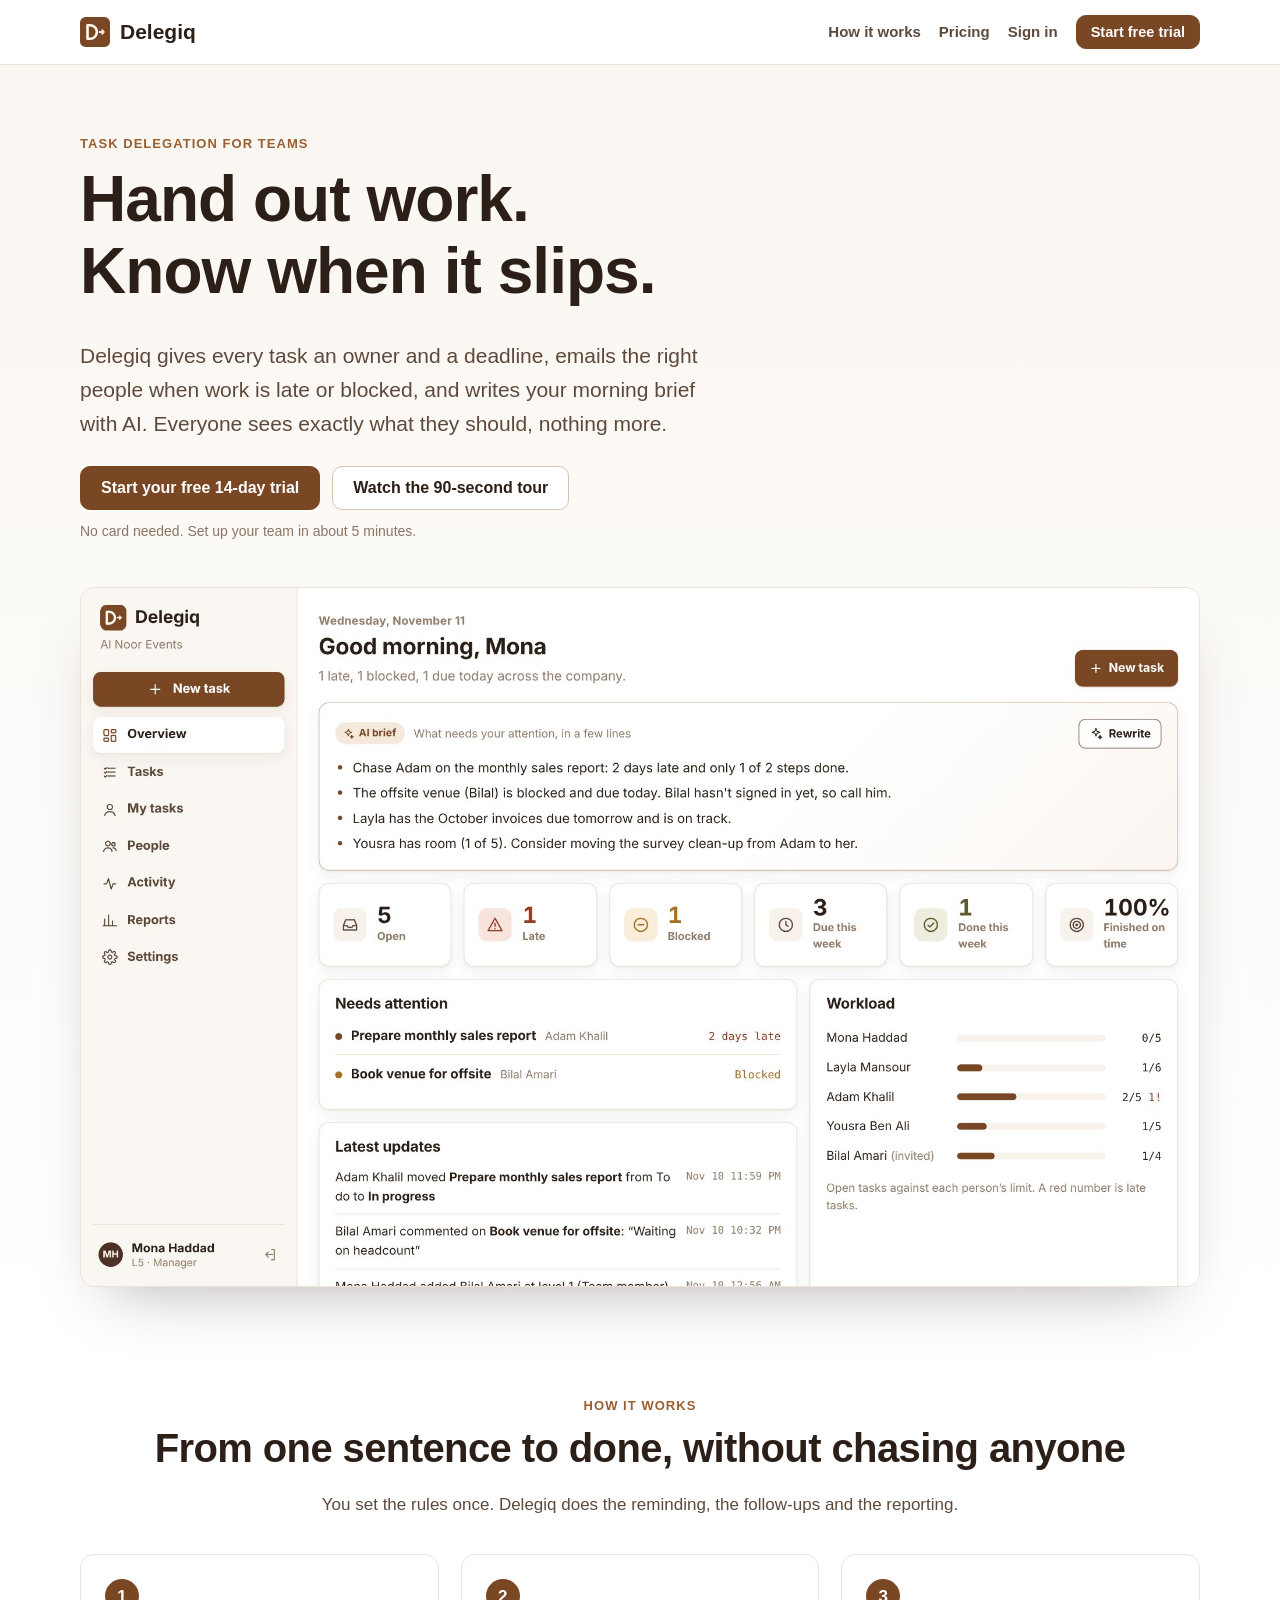
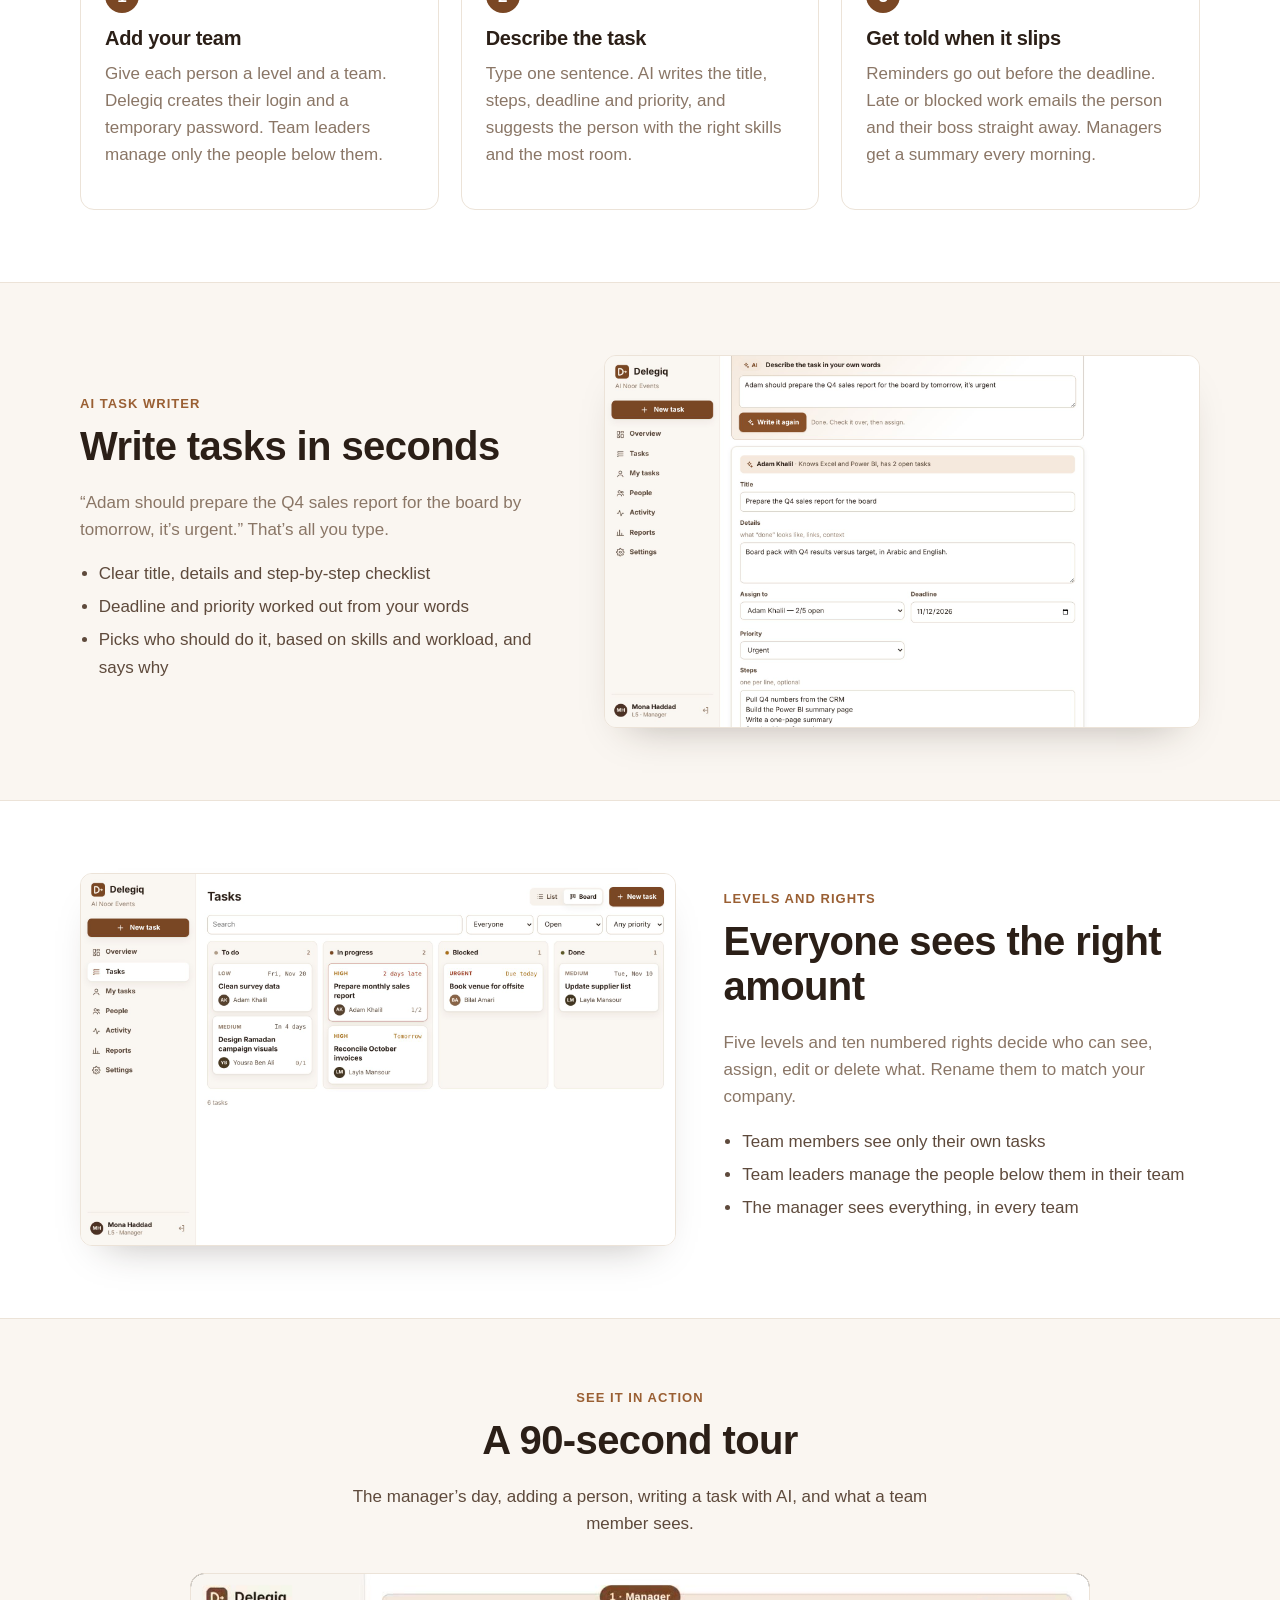
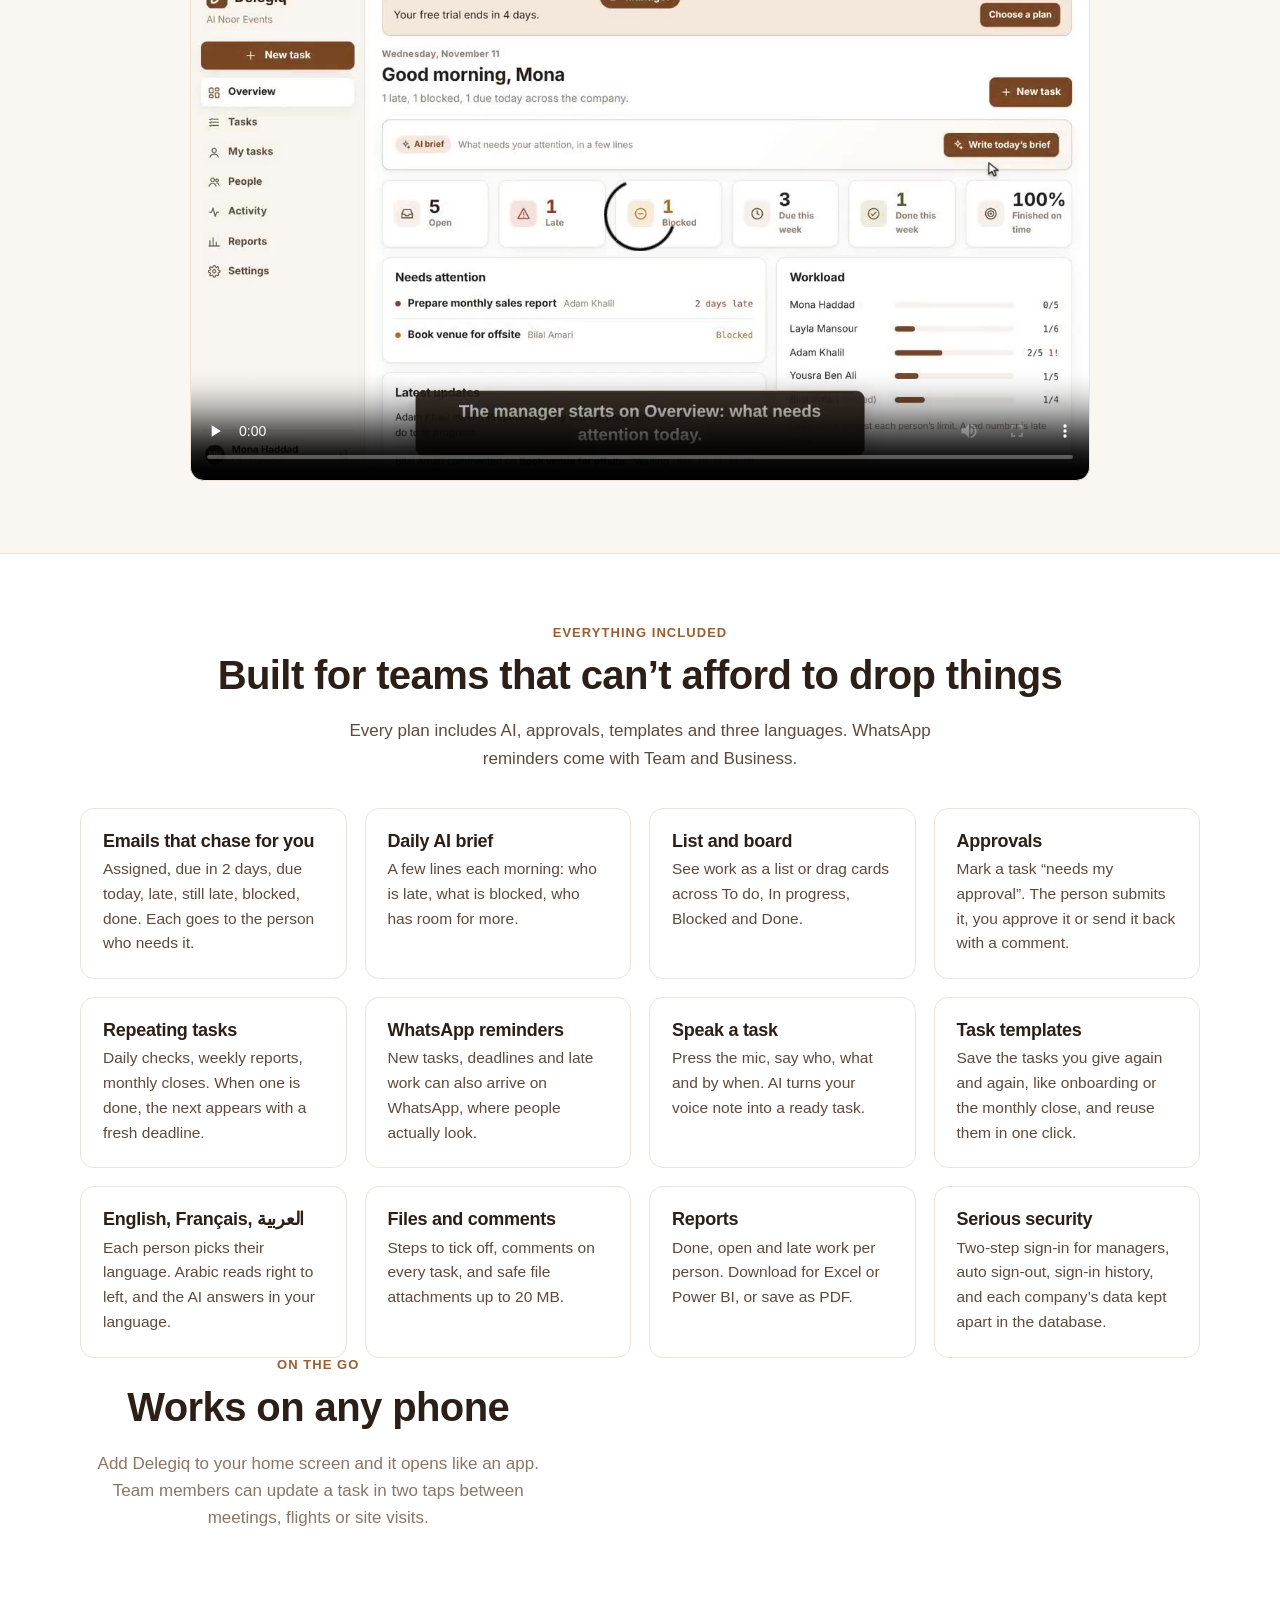
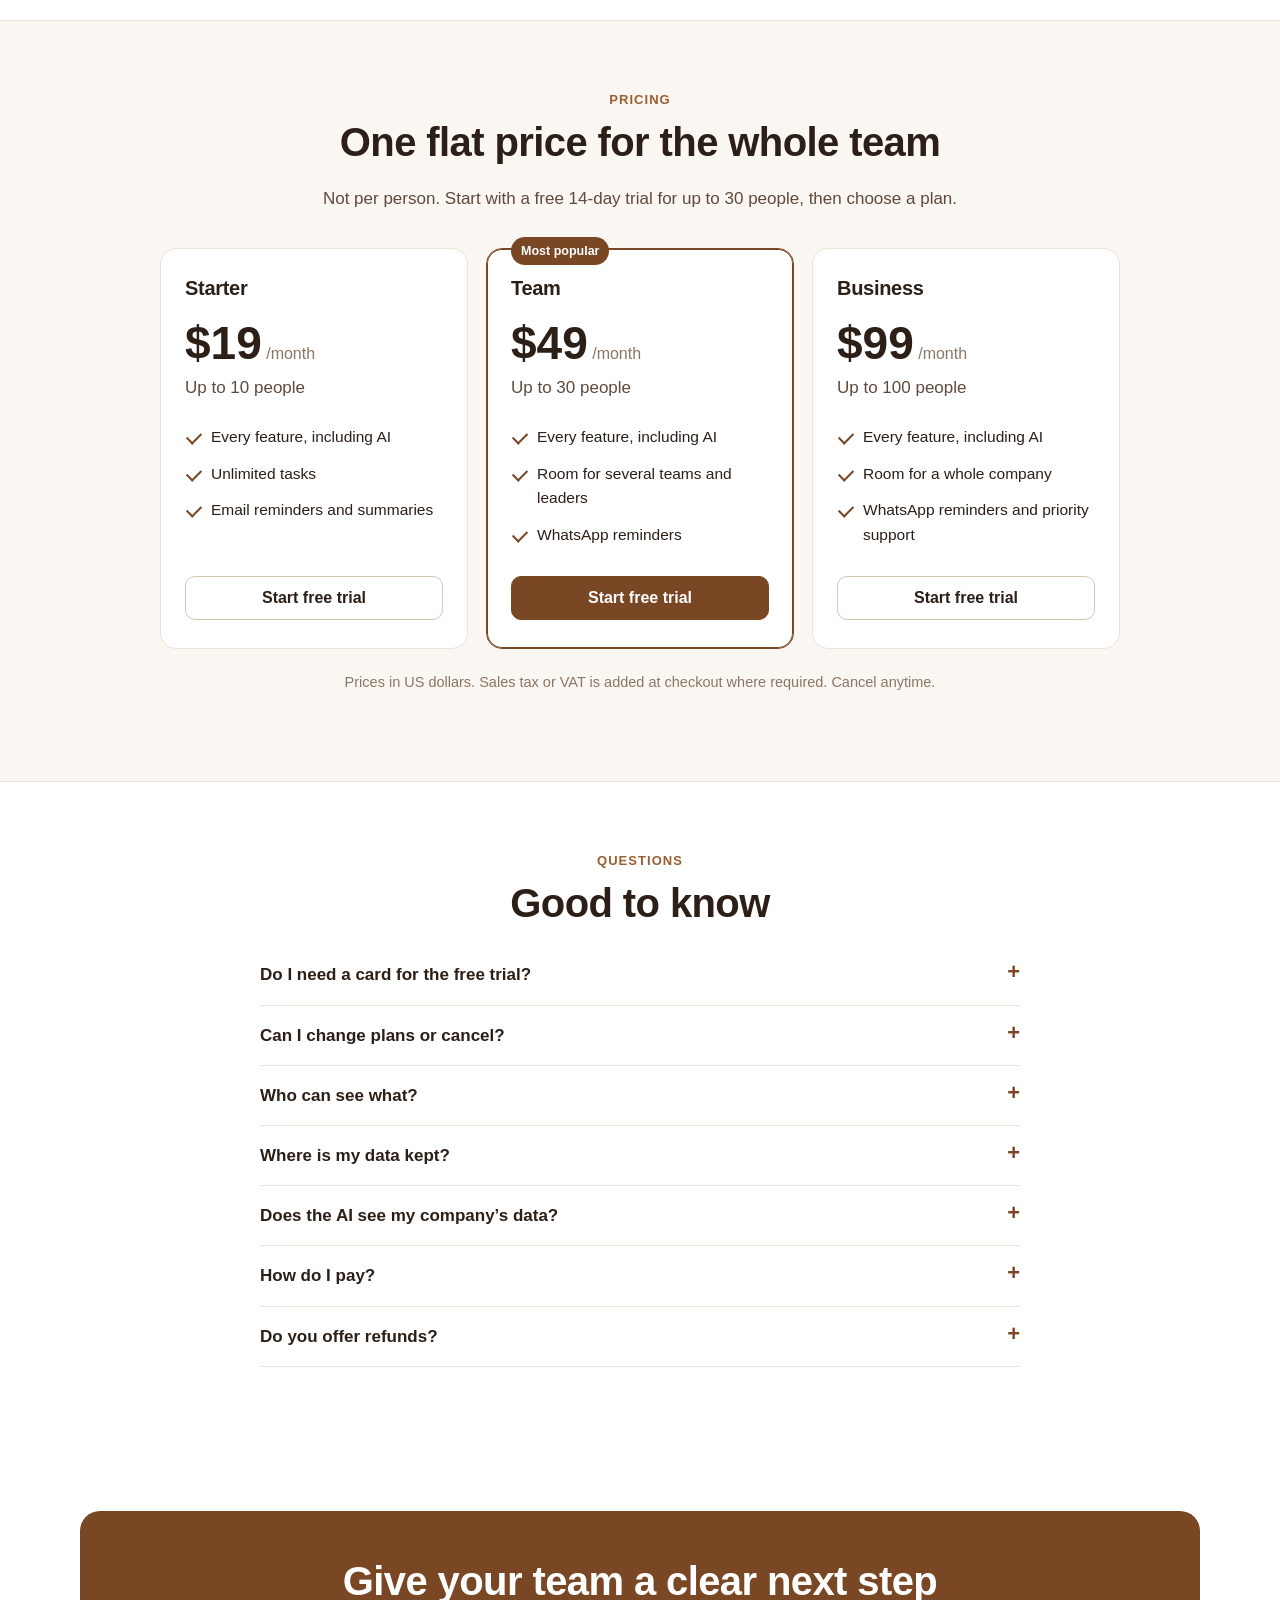
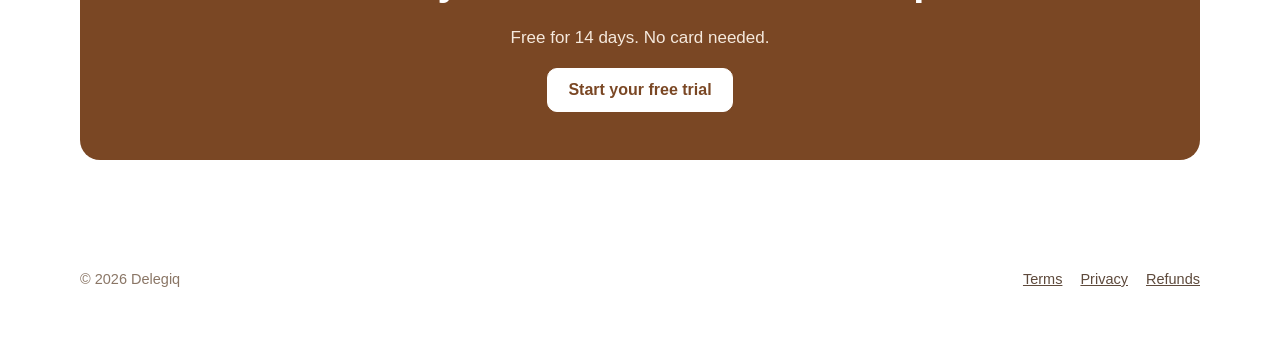
<file: docs/index.html>
<!doctype html>
<html lang="en">
<head>
  <meta charset="utf-8">
  <meta name="viewport" content="width=device-width, initial-scale=1">
  <title>Delegiq · Hand out work, know when it slips</title>
  <meta name="description" content="Delegiq gives every task an owner and a deadline, emails the right people when work is late or blocked, and writes your daily brief with AI. Flat price per team. 14-day free trial.">
  <meta name="theme-color" content="#FAF6F1">
  <meta property="og:title" content="Delegiq · Hand out work, know when it slips">
  <meta property="og:description" content="Delegate tasks, track deadlines, and get told when something slips. Flat price per team, 14-day free trial.">
  <meta property="og:image" content="media/overview.jpg">
  <meta http-equiv="Content-Security-Policy" content="default-src 'self'; style-src 'self' https://fonts.googleapis.com; font-src https://fonts.gstatic.com; img-src 'self' data:; media-src 'self'; script-src 'self'; object-src 'none'; base-uri 'self'">
  <link rel="icon" href="icon.svg" type="image/svg+xml">
  <link rel="preconnect" href="https://fonts.googleapis.com">
  <link rel="preconnect" href="https://fonts.gstatic.com" crossorigin>
  <link rel="stylesheet" href="https://fonts.googleapis.com/css2?family=Familjen+Grotesk:wght@600;700&family=Atkinson+Hyperlegible:wght@400;700&display=swap">
  <link rel="stylesheet" href="site.css">
  <script src="site.js"></script>
</head>
<body>
  <header class="nav"><div class="wrap">
    <a class="brand" href="./"><img src="icon.svg" alt="">Delegiq</a>
    <a class="link hide-s" href="#how">How it works</a>
    <a class="link hide-s" href="#pricing">Pricing</a>
    <a class="link" href="app/">Sign in</a>
    <a class="btn primary small" href="app/#/signup">Start free trial</a>
  </div></header>

  <main>
    <div class="hero"><div class="wrap">
      <p class="eyebrow">Task delegation for teams</p>
      <h1>Hand out work.<br>Know when it slips.</h1>
      <p class="lead">Delegiq gives every task an owner and a deadline, emails the right people when work is late or blocked, and writes your morning brief with AI. Everyone sees exactly what they should, nothing more.</p>
      <div class="ctas"><a class="btn primary" href="app/#/signup">Start your free 14-day trial</a><a class="btn" href="#demo">Watch the 90-second tour</a></div>
      <p class="note">No card needed. Set up your team in about 5 minutes.</p>
      <div class="shot"><img src="media/overview.jpg" alt="The Delegiq overview: an AI brief of the day, late and blocked tasks, and each person's workload" width="1920" height="1200"></div>
    </div></div>

    <section id="how"><div class="wrap center">
      <p class="eyebrow">How it works</p>
      <h2>From one sentence to done, without chasing anyone</h2>
      <p class="sub">You set the rules once. Delegiq does the reminding, the follow-ups and the reporting.</p>
      <div class="steps" style="text-align:left">
        <div class="step"><h3>Add your team</h3><p class="muted" style="margin:0">Give each person a level and a team. Delegiq creates their login and a temporary password. Team leaders manage only the people below them.</p></div>
        <div class="step"><h3>Describe the task</h3><p class="muted" style="margin:0">Type one sentence. AI writes the title, steps, deadline and priority, and suggests the person with the right skills and the most room.</p></div>
        <div class="step"><h3>Get told when it slips</h3><p class="muted" style="margin:0">Reminders go out before the deadline. Late or blocked work emails the person and their boss straight away. Managers get a summary every morning.</p></div>
      </div>
    </div></section>

    <section class="alt"><div class="wrap">
      <div class="split">
        <div class="txt">
          <p class="eyebrow">AI task writer</p>
          <h2>Write tasks in seconds</h2>
          <p class="muted">“Adam should prepare the Q4 sales report for the board by tomorrow, it’s urgent.” That’s all you type.</p>
          <ul><li>Clear title, details and step-by-step checklist</li><li>Deadline and priority worked out from your words</li><li>Picks who should do it, based on skills and workload, and says why</li></ul>
        </div>
        <div class="img"><img src="media/ai-task.jpg" alt="A task written by AI from one sentence, assigned to Adam with steps and a deadline" loading="lazy"></div>
      </div>
    </div></section>

    <section><div class="wrap">
      <div class="split rev">
        <div class="txt">
          <p class="eyebrow">Levels and rights</p>
          <h2>Everyone sees the right amount</h2>
          <p class="muted">Five levels and ten numbered rights decide who can see, assign, edit or delete what. Rename them to match your company.</p>
          <ul><li>Team members see only their own tasks</li><li>Team leaders manage the people below them in their team</li><li>The manager sees everything, in every team</li></ul>
        </div>
        <div class="img"><img src="media/board.jpg" alt="The task board with To do, In progress, Blocked and Done columns" loading="lazy"></div>
      </div>
    </div></section>

    <section class="alt" id="demo"><div class="wrap center">
      <p class="eyebrow">See it in action</p>
      <h2>A 90-second tour</h2>
      <p class="sub">The manager’s day, adding a person, writing a task with AI, and what a team member sees.</p>
      <div class="video"><video src="media/delegiq-demo.mp4" poster="media/demo-poster.jpg" controls preload="none" playsinline width="1280" height="720"></video></div>
    </div></section>

    <section><div class="wrap center">
      <p class="eyebrow">Everything included</p>
      <h2>Built for teams that can’t afford to drop things</h2>
      <p class="sub">Every plan includes AI, approvals, templates and three languages. WhatsApp reminders come with Team and Business.</p>
      <div class="feats" style="text-align:left">
        <div class="feat"><h3>Emails that chase for you</h3><p>Assigned, due in 2 days, due today, late, still late, blocked, done. Each goes to the person who needs it.</p></div>
        <div class="feat"><h3>Daily AI brief</h3><p>A few lines each morning: who is late, what is blocked, who has room for more.</p></div>
        <div class="feat"><h3>List and board</h3><p>See work as a list or drag cards across To do, In progress, Blocked and Done.</p></div>
        <div class="feat"><h3>Approvals</h3><p>Mark a task “needs my approval”. The person submits it, you approve it or send it back with a comment.</p></div>
        <div class="feat"><h3>Repeating tasks</h3><p>Daily checks, weekly reports, monthly closes. When one is done, the next appears with a fresh deadline.</p></div>
        <div class="feat"><h3>WhatsApp reminders</h3><p>New tasks, deadlines and late work can also arrive on WhatsApp, where people actually look.</p></div>
        <div class="feat"><h3>Speak a task</h3><p>Press the mic, say who, what and by when. AI turns your voice note into a ready task.</p></div>
        <div class="feat"><h3>Task templates</h3><p>Save the tasks you give again and again, like onboarding or the monthly close, and reuse them in one click.</p></div>
        <div class="feat"><h3>English, Français, العربية</h3><p>Each person picks their language. Arabic reads right to left, and the AI answers in your language.</p></div>
        <div class="feat"><h3>Files and comments</h3><p>Steps to tick off, comments on every task, and safe file attachments up to 20 MB.</p></div>
        <div class="feat"><h3>Reports</h3><p>Done, open and late work per person. Download for Excel or Power BI, or save as PDF.</p></div>
        <div class="feat"><h3>Serious security</h3><p>Two-step sign-in for managers, auto sign-out, sign-in history, and each company’s data kept apart in the database.</p></div>
      </div>
      <div class="split" style="margin-top:72px;text-align:left">
        <div class="txt"><p class="eyebrow">On the go</p><h2>Works on any phone</h2><p class="muted">Add Delegiq to your home screen and it opens like an app. Team members can update a task in two taps between meetings, flights or site visits.</p></div>
        <div style="display:flex;justify-content:center"><img src="media/phone.jpg" alt="A team member's tasks on a phone" loading="lazy" style="width:280px;height:auto;border-radius:24px;border:1px solid var(--line);box-shadow:0 20px 40px -24px rgba(43,31,23,.35)"></div>
      </div>
    </div></section>

    <section class="alt" id="pricing"><div class="wrap center">
      <p class="eyebrow">Pricing</p>
      <h2>One flat price for the whole team</h2>
      <p class="sub">Not per person. Start with a free 14-day trial for up to 30 people, then choose a plan.</p>
      <div class="prices" style="text-align:left">
        <div class="price"><h3>Starter</h3><div class="amt">$19<span> /month</span></div><p class="who">Up to 10 people</p>
          <ul><li>Every feature, including AI</li><li>Unlimited tasks</li><li>Email reminders and summaries</li></ul>
          <a class="btn" href="app/#/signup">Start free trial</a></div>
        <div class="price pop"><span class="tag">Most popular</span><h3>Team</h3><div class="amt">$49<span> /month</span></div><p class="who">Up to 30 people</p>
          <ul><li>Every feature, including AI</li><li>Room for several teams and leaders</li><li>WhatsApp reminders</li></ul>
          <a class="btn primary" href="app/#/signup">Start free trial</a></div>
        <div class="price"><h3>Business</h3><div class="amt">$99<span> /month</span></div><p class="who">Up to 100 people</p>
          <ul><li>Every feature, including AI</li><li>Room for a whole company</li><li>WhatsApp reminders and priority support</li></ul>
          <a class="btn" href="app/#/signup">Start free trial</a></div>
      </div>
      <p class="price-note">Prices in US dollars. Sales tax or VAT is added at checkout where required. Cancel anytime.</p>
    </div></section>

    <section id="faq"><div class="wrap">
      <div class="center"><p class="eyebrow">Questions</p><h2>Good to know</h2></div>
      <div class="faq">
        <details><summary>Do I need a card for the free trial?</summary><p>No. You get 14 days with up to 30 people. When the trial ends you can still see and update your work. You just can’t add new tasks or people until you choose a plan.</p></details>
        <details><summary>Can I change plans or cancel?</summary><p>Yes, anytime, from Settings → Plan &amp; billing → Manage subscription. If you cancel, your plan keeps working until the end of the month you paid for.</p></details>
        <details><summary>Who can see what?</summary><p>Team members see only their own tasks. Team leaders see the people below them in their own team. The manager sees everything. These rules are enforced by the database itself, not just hidden on the screen.</p></details>
        <details><summary>Where is my data kept?</summary><p>In a secured database in Frankfurt, in the EU. Each company’s data is kept apart, files are only reachable through links that expire after an hour, and we never sell your data. See the <a href="privacy.html">privacy policy</a>.</p></details>
        <details><summary>Does the AI see my company’s data?</summary><p>Only what the person using it is already allowed to see, and only when they press an AI button. It writes a task draft or a daily brief and nothing is used to train AI models.</p></details>
        <details><summary>How do I pay?</summary><p>By card, Apple Pay, Google Pay or PayPal. Payments are handled by our reseller, Lemon Squeezy, who also handles sales tax and invoices.</p></details>
        <details><summary>Do you offer refunds?</summary><p>If something isn’t right in your first 14 days after paying, ask and we’ll refund that payment. See the <a href="refunds.html">refund policy</a>.</p></details>
      </div>
    </div></section>

    <section style="padding-top:0"><div class="wrap">
      <div class="cta-band"><h2>Give your team a clear next step</h2><p>Free for 14 days. No card needed.</p><a class="btn" href="app/#/signup">Start your free trial</a></div>
    </div></section>
  </main>

  <footer><div class="wrap">
    <span>© <span id="yr">2026</span> Delegiq</span>
    <a href="terms.html">Terms</a><a href="privacy.html">Privacy</a><a href="refunds.html">Refunds</a>
    <a data-email hidden>Contact</a>
  </div></footer>
</body>
</html>
</file>
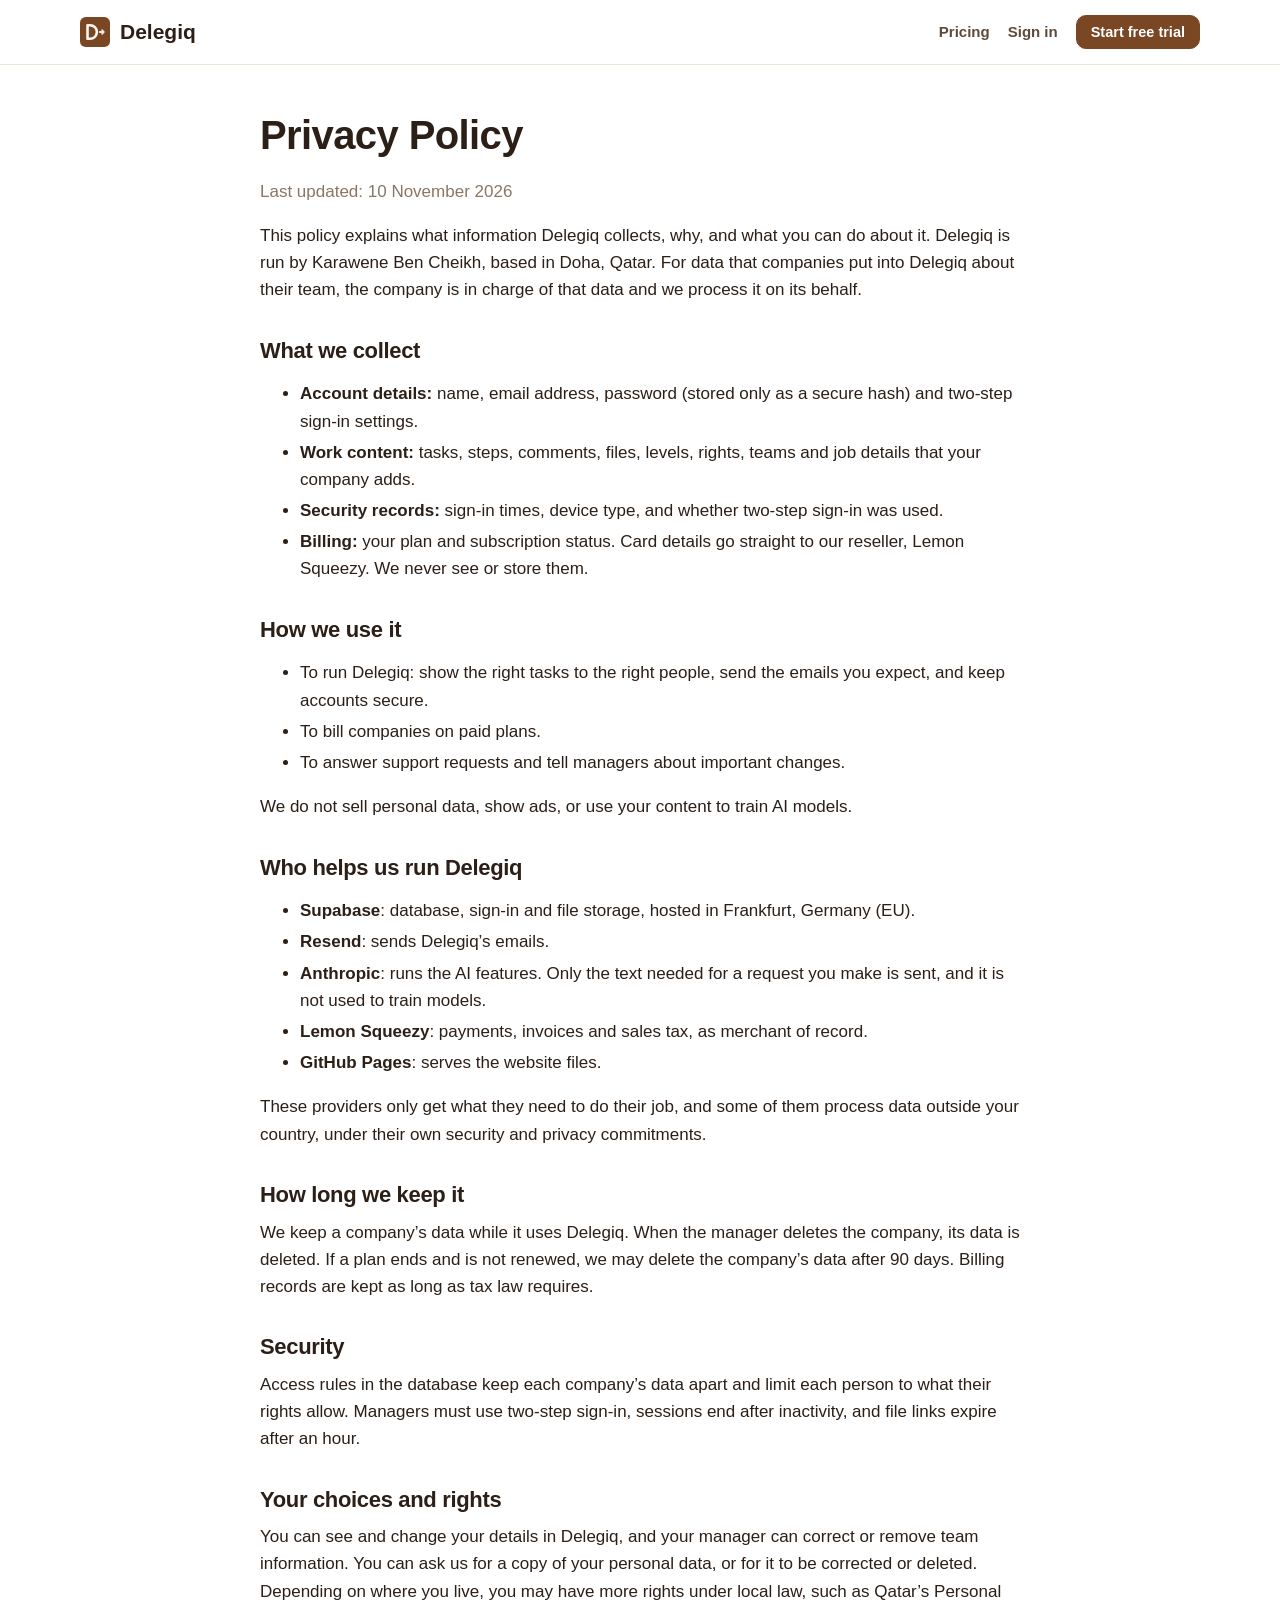
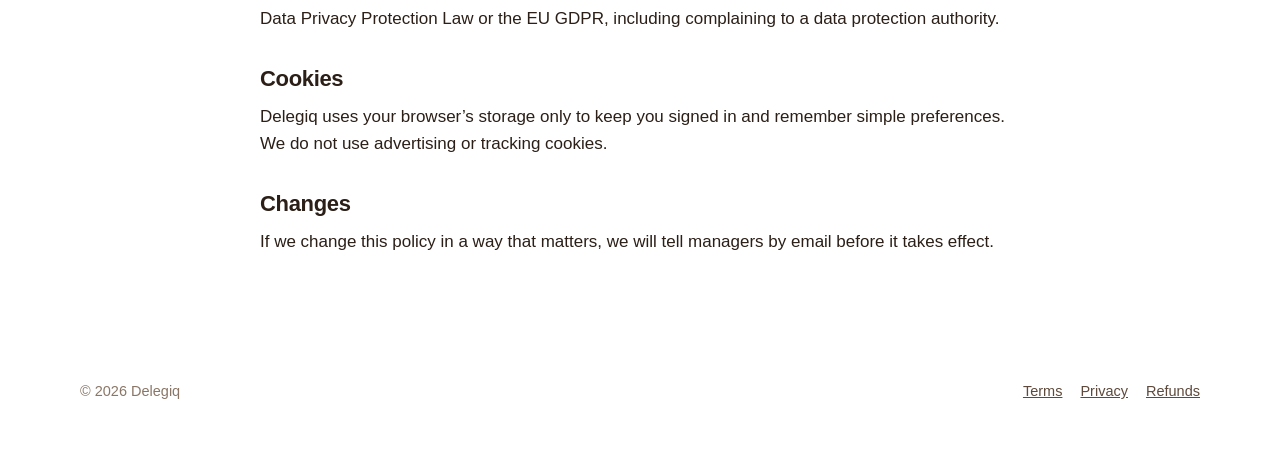
<file: docs/privacy.html>
<!doctype html>
<html lang="en">
<head>
  <meta charset="utf-8">
  <meta name="viewport" content="width=device-width, initial-scale=1">
  <title>Privacy Policy · Delegiq</title>
  <meta name="description" content="How Delegiq handles your data.">
  <meta http-equiv="Content-Security-Policy" content="default-src 'self'; style-src 'self' https://fonts.googleapis.com; font-src https://fonts.gstatic.com; img-src 'self' data:; script-src 'self'; object-src 'none'; base-uri 'self'">
  <link rel="icon" href="icon.svg" type="image/svg+xml">
  <link rel="stylesheet" href="https://fonts.googleapis.com/css2?family=Familjen+Grotesk:wght@600;700&family=Atkinson+Hyperlegible:wght@400;700&display=swap">
  <link rel="stylesheet" href="site.css">
  <script src="site.js"></script>
</head>
<body>
  <header class="nav"><div class="wrap">
    <a class="brand" href="./"><img src="icon.svg" alt="">Delegiq</a>
    <a class="link hide-s" href="./#pricing">Pricing</a>
    <a class="link" href="app/">Sign in</a>
    <a class="btn primary small" href="app/#/signup">Start free trial</a>
  </div></header>
  <main class="wrap legal">
    <h1>Privacy Policy</h1>
    <p class="muted">Last updated: 10 November 2026</p>
    <p>This policy explains what information Delegiq collects, why, and what you can do about it. Delegiq is run by Karawene Ben Cheikh, based in Doha, Qatar. For data that companies put into Delegiq about their team, the company is in charge of that data and we process it on its behalf.</p>

    <h2>What we collect</h2>
    <ul>
      <li><b>Account details:</b> name, email address, password (stored only as a secure hash) and two-step sign-in settings.</li>
      <li><b>Work content:</b> tasks, steps, comments, files, levels, rights, teams and job details that your company adds.</li>
      <li><b>Security records:</b> sign-in times, device type, and whether two-step sign-in was used.</li>
      <li><b>Billing:</b> your plan and subscription status. Card details go straight to our reseller, Lemon Squeezy. We never see or store them.</li>
    </ul>

    <h2>How we use it</h2>
    <ul>
      <li>To run Delegiq: show the right tasks to the right people, send the emails you expect, and keep accounts secure.</li>
      <li>To bill companies on paid plans.</li>
      <li>To answer support requests and tell managers about important changes.</li>
    </ul>
    <p>We do not sell personal data, show ads, or use your content to train AI models.</p>

    <h2>Who helps us run Delegiq</h2>
    <ul>
      <li><b>Supabase</b>: database, sign-in and file storage, hosted in Frankfurt, Germany (EU).</li>
      <li><b>Resend</b>: sends Delegiq’s emails.</li>
      <li><b>Anthropic</b>: runs the AI features. Only the text needed for a request you make is sent, and it is not used to train models.</li>
      <li><b>Lemon Squeezy</b>: payments, invoices and sales tax, as merchant of record.</li>
      <li><b>GitHub Pages</b>: serves the website files.</li>
    </ul>
    <p>These providers only get what they need to do their job, and some of them process data outside your country, under their own security and privacy commitments.</p>

    <h2>How long we keep it</h2>
    <p>We keep a company’s data while it uses Delegiq. When the manager deletes the company, its data is deleted. If a plan ends and is not renewed, we may delete the company’s data after 90 days. Billing records are kept as long as tax law requires.</p>

    <h2>Security</h2>
    <p>Access rules in the database keep each company’s data apart and limit each person to what their rights allow. Managers must use two-step sign-in, sessions end after inactivity, and file links expire after an hour.</p>

    <h2>Your choices and rights</h2>
    <p>You can see and change your details in Delegiq, and your manager can correct or remove team information. You can ask us for a copy of your personal data, or for it to be corrected or deleted. Depending on where you live, you may have more rights under local law, such as Qatar’s Personal Data Privacy Protection Law or the EU GDPR, including complaining to a data protection authority.</p>

    <h2>Cookies</h2>
    <p>Delegiq uses your browser’s storage only to keep you signed in and remember simple preferences. We do not use advertising or tracking cookies.</p>

    <h2>Changes</h2>
    <p>If we change this policy in a way that matters, we will tell managers by email before it takes effect.</p>
<p data-contact hidden>Questions? Email <a data-email hidden></a>.</p>  </main>
  <footer><div class="wrap">
    <span>© <span id="yr">2026</span> Delegiq</span>
    <a href="terms.html">Terms</a><a href="privacy.html">Privacy</a><a href="refunds.html">Refunds</a>
    <a data-email hidden>Contact</a>
  </div></footer>
</body>
</html>
</file>
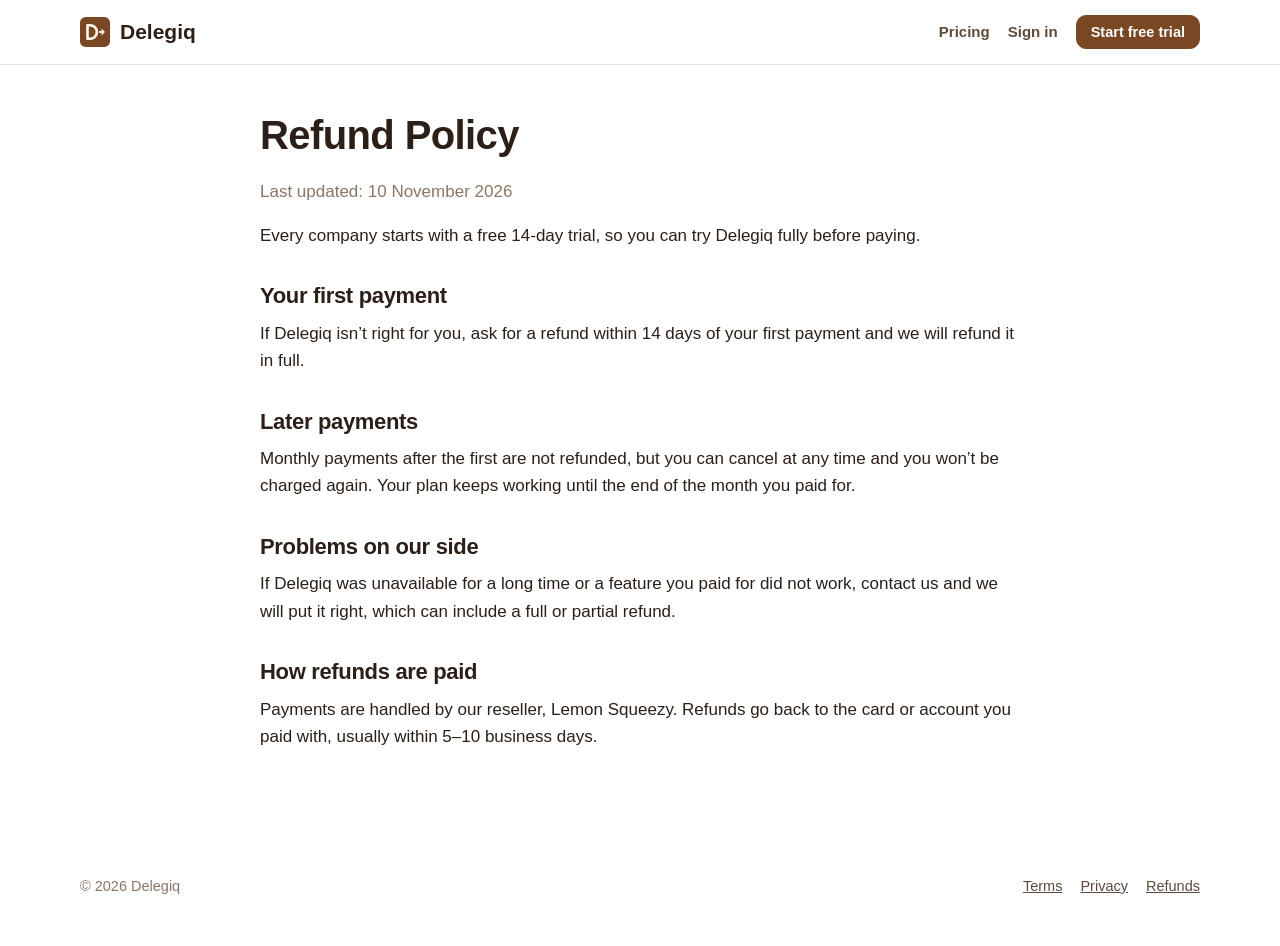
<file: docs/refunds.html>
<!doctype html>
<html lang="en">
<head>
  <meta charset="utf-8">
  <meta name="viewport" content="width=device-width, initial-scale=1">
  <title>Refund Policy · Delegiq</title>
  <meta name="description" content="Delegiq refund policy.">
  <meta http-equiv="Content-Security-Policy" content="default-src 'self'; style-src 'self' https://fonts.googleapis.com; font-src https://fonts.gstatic.com; img-src 'self' data:; script-src 'self'; object-src 'none'; base-uri 'self'">
  <link rel="icon" href="icon.svg" type="image/svg+xml">
  <link rel="stylesheet" href="https://fonts.googleapis.com/css2?family=Familjen+Grotesk:wght@600;700&family=Atkinson+Hyperlegible:wght@400;700&display=swap">
  <link rel="stylesheet" href="site.css">
  <script src="site.js"></script>
</head>
<body>
  <header class="nav"><div class="wrap">
    <a class="brand" href="./"><img src="icon.svg" alt="">Delegiq</a>
    <a class="link hide-s" href="./#pricing">Pricing</a>
    <a class="link" href="app/">Sign in</a>
    <a class="btn primary small" href="app/#/signup">Start free trial</a>
  </div></header>
  <main class="wrap legal">
    <h1>Refund Policy</h1>
    <p class="muted">Last updated: 10 November 2026</p>
    <p>Every company starts with a free 14-day trial, so you can try Delegiq fully before paying.</p>
    <h2>Your first payment</h2>
    <p>If Delegiq isn’t right for you, ask for a refund within 14 days of your first payment and we will refund it in full.</p>
    <h2>Later payments</h2>
    <p>Monthly payments after the first are not refunded, but you can cancel at any time and you won’t be charged again. Your plan keeps working until the end of the month you paid for.</p>
    <h2>Problems on our side</h2>
    <p>If Delegiq was unavailable for a long time or a feature you paid for did not work, contact us and we will put it right, which can include a full or partial refund.</p>
    <h2>How refunds are paid</h2>
    <p>Payments are handled by our reseller, Lemon Squeezy. Refunds go back to the card or account you paid with, usually within 5–10 business days.</p>
<p data-contact hidden>Questions? Email <a data-email hidden></a>.</p>  </main>
  <footer><div class="wrap">
    <span>© <span id="yr">2026</span> Delegiq</span>
    <a href="terms.html">Terms</a><a href="privacy.html">Privacy</a><a href="refunds.html">Refunds</a>
    <a data-email hidden>Contact</a>
  </div></footer>
</body>
</html>
</file>
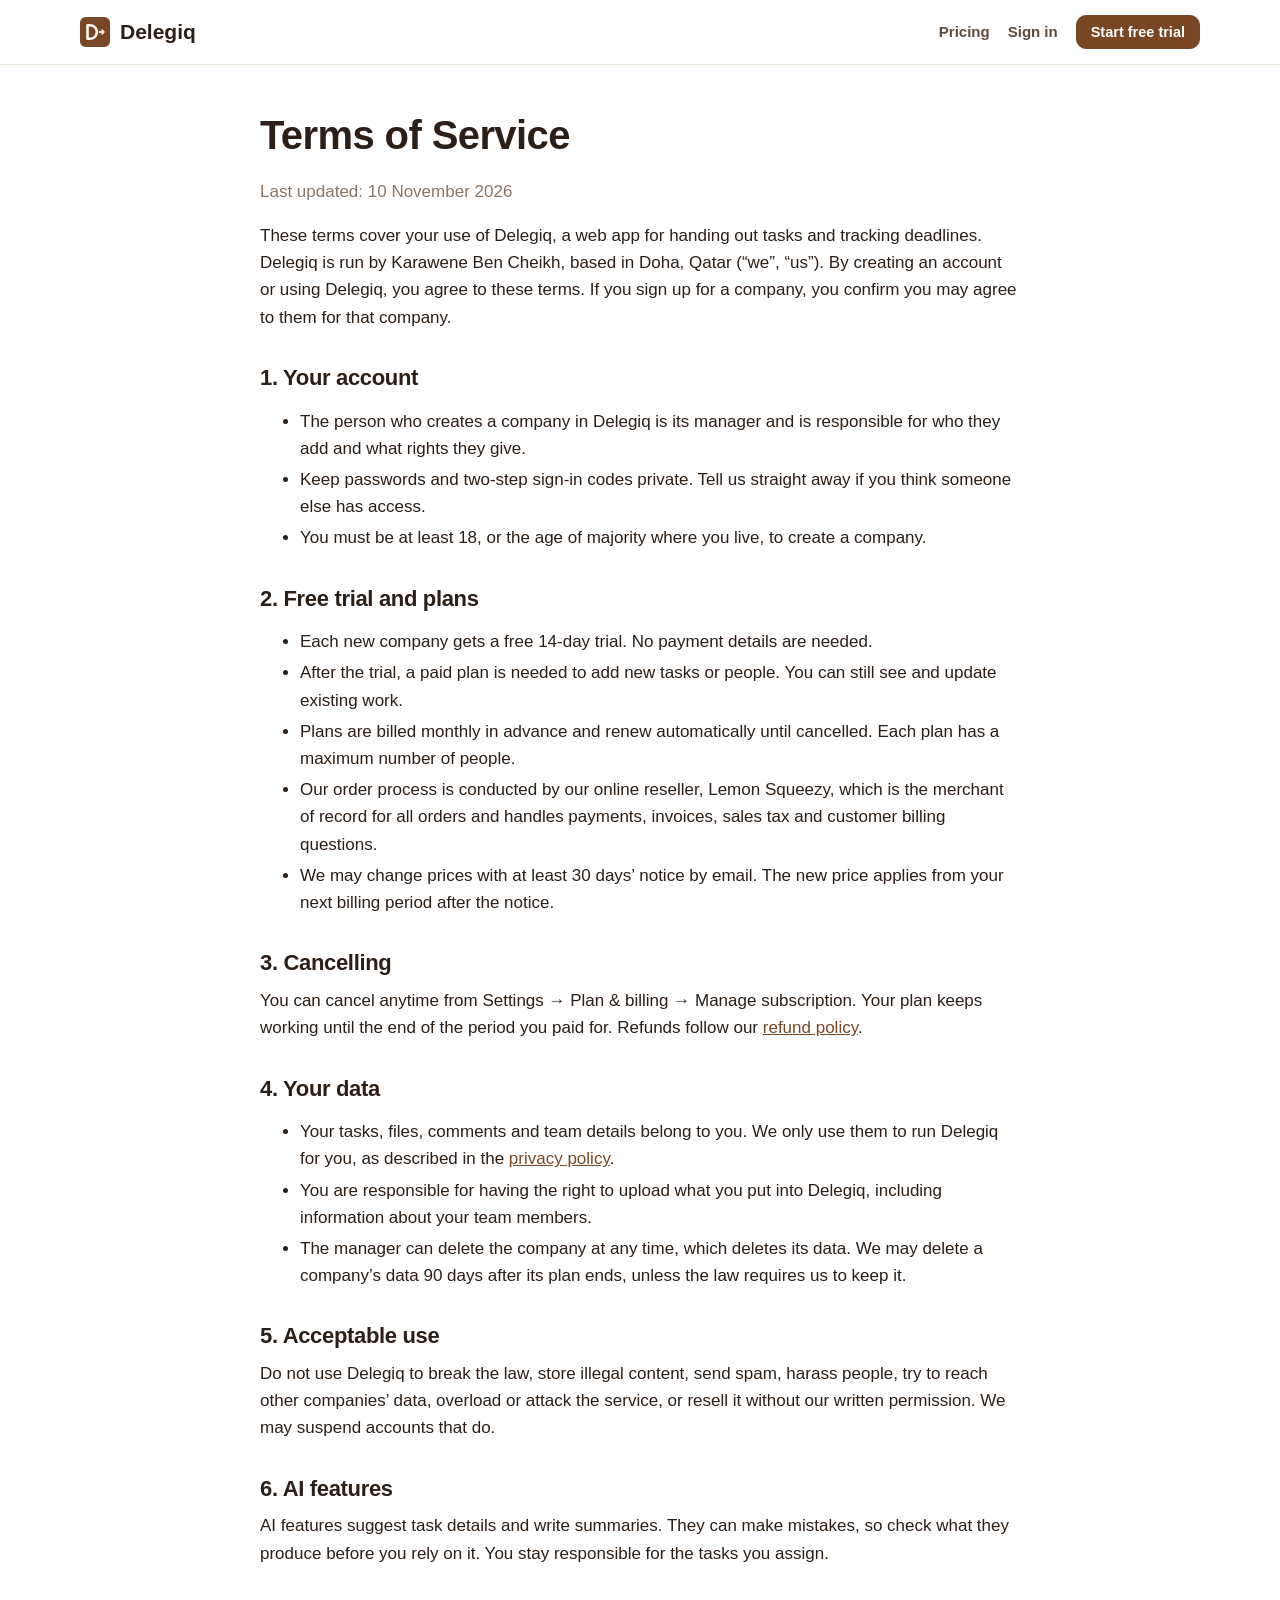
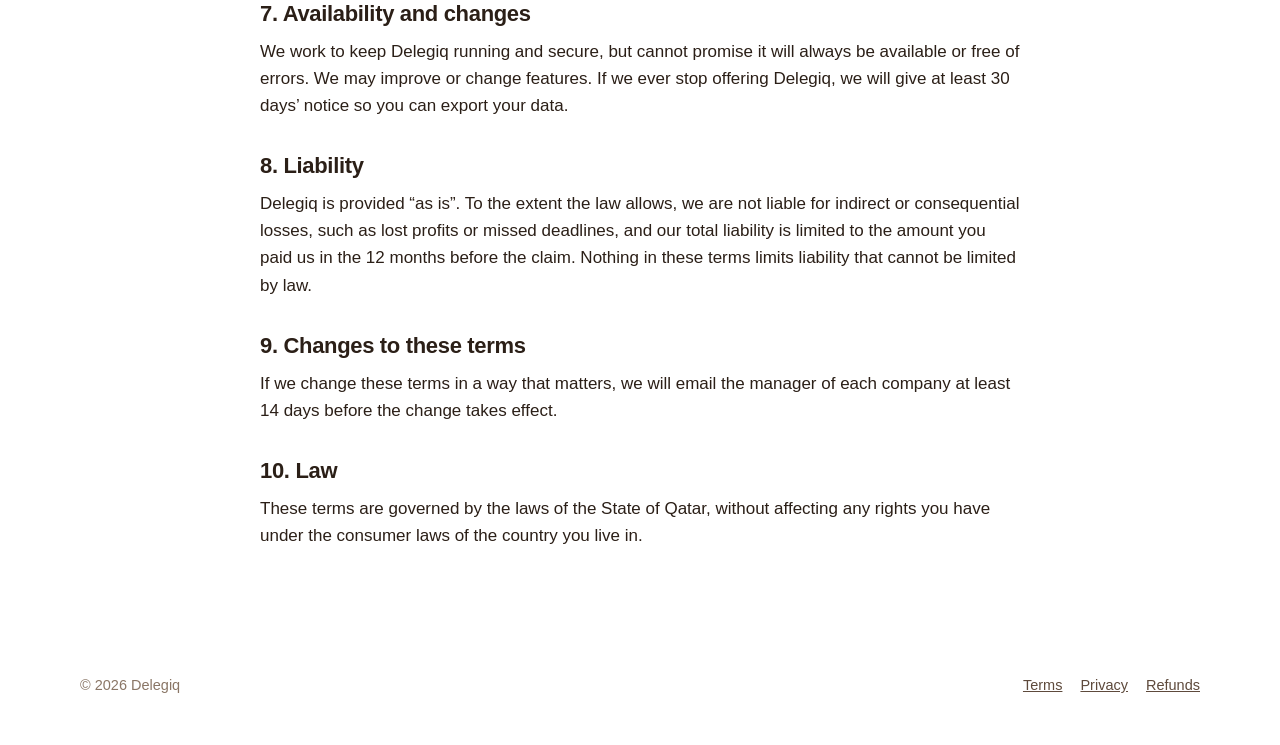
<file: docs/terms.html>
<!doctype html>
<html lang="en">
<head>
  <meta charset="utf-8">
  <meta name="viewport" content="width=device-width, initial-scale=1">
  <title>Terms of Service · Delegiq</title>
  <meta name="description" content="The terms for using Delegiq.">
  <meta http-equiv="Content-Security-Policy" content="default-src 'self'; style-src 'self' https://fonts.googleapis.com; font-src https://fonts.gstatic.com; img-src 'self' data:; script-src 'self'; object-src 'none'; base-uri 'self'">
  <link rel="icon" href="icon.svg" type="image/svg+xml">
  <link rel="stylesheet" href="https://fonts.googleapis.com/css2?family=Familjen+Grotesk:wght@600;700&family=Atkinson+Hyperlegible:wght@400;700&display=swap">
  <link rel="stylesheet" href="site.css">
  <script src="site.js"></script>
</head>
<body>
  <header class="nav"><div class="wrap">
    <a class="brand" href="./"><img src="icon.svg" alt="">Delegiq</a>
    <a class="link hide-s" href="./#pricing">Pricing</a>
    <a class="link" href="app/">Sign in</a>
    <a class="btn primary small" href="app/#/signup">Start free trial</a>
  </div></header>
  <main class="wrap legal">
    <h1>Terms of Service</h1>
    <p class="muted">Last updated: 10 November 2026</p>
    <p>These terms cover your use of Delegiq, a web app for handing out tasks and tracking deadlines. Delegiq is run by Karawene Ben Cheikh, based in Doha, Qatar (“we”, “us”). By creating an account or using Delegiq, you agree to these terms. If you sign up for a company, you confirm you may agree to them for that company.</p>

    <h2>1. Your account</h2>
    <ul>
      <li>The person who creates a company in Delegiq is its manager and is responsible for who they add and what rights they give.</li>
      <li>Keep passwords and two-step sign-in codes private. Tell us straight away if you think someone else has access.</li>
      <li>You must be at least 18, or the age of majority where you live, to create a company.</li>
    </ul>

    <h2>2. Free trial and plans</h2>
    <ul>
      <li>Each new company gets a free 14-day trial. No payment details are needed.</li>
      <li>After the trial, a paid plan is needed to add new tasks or people. You can still see and update existing work.</li>
      <li>Plans are billed monthly in advance and renew automatically until cancelled. Each plan has a maximum number of people.</li>
      <li>Our order process is conducted by our online reseller, Lemon Squeezy, which is the merchant of record for all orders and handles payments, invoices, sales tax and customer billing questions.</li>
      <li>We may change prices with at least 30 days’ notice by email. The new price applies from your next billing period after the notice.</li>
    </ul>

    <h2>3. Cancelling</h2>
    <p>You can cancel anytime from Settings → Plan &amp; billing → Manage subscription. Your plan keeps working until the end of the period you paid for. Refunds follow our <a href="refunds.html">refund policy</a>.</p>

    <h2>4. Your data</h2>
    <ul>
      <li>Your tasks, files, comments and team details belong to you. We only use them to run Delegiq for you, as described in the <a href="privacy.html">privacy policy</a>.</li>
      <li>You are responsible for having the right to upload what you put into Delegiq, including information about your team members.</li>
      <li>The manager can delete the company at any time, which deletes its data. We may delete a company’s data 90 days after its plan ends, unless the law requires us to keep it.</li>
    </ul>

    <h2>5. Acceptable use</h2>
    <p>Do not use Delegiq to break the law, store illegal content, send spam, harass people, try to reach other companies’ data, overload or attack the service, or resell it without our written permission. We may suspend accounts that do.</p>

    <h2>6. AI features</h2>
    <p>AI features suggest task details and write summaries. They can make mistakes, so check what they produce before you rely on it. You stay responsible for the tasks you assign.</p>

    <h2>7. Availability and changes</h2>
    <p>We work to keep Delegiq running and secure, but cannot promise it will always be available or free of errors. We may improve or change features. If we ever stop offering Delegiq, we will give at least 30 days’ notice so you can export your data.</p>

    <h2>8. Liability</h2>
    <p>Delegiq is provided “as is”. To the extent the law allows, we are not liable for indirect or consequential losses, such as lost profits or missed deadlines, and our total liability is limited to the amount you paid us in the 12 months before the claim. Nothing in these terms limits liability that cannot be limited by law.</p>

    <h2>9. Changes to these terms</h2>
    <p>If we change these terms in a way that matters, we will email the manager of each company at least 14 days before the change takes effect.</p>

    <h2>10. Law</h2>
    <p>These terms are governed by the laws of the State of Qatar, without affecting any rights you have under the consumer laws of the country you live in.</p>
<p data-contact hidden>Questions? Email <a data-email hidden></a>.</p>  </main>
  <footer><div class="wrap">
    <span>© <span id="yr">2026</span> Delegiq</span>
    <a href="terms.html">Terms</a><a href="privacy.html">Privacy</a><a href="refunds.html">Refunds</a>
    <a data-email hidden>Contact</a>
  </div></footer>
</body>
</html>
</file>
<file: docs/site.css>
:root {
  --bg: #FFFFFF; --sand: #FAF6F1; --sand-2: #F3EBE1; --line: #ECE3D8; --line-2: #D5C6B4;
  --ink: #2B1F17; --ink-2: #5E4A3C; --muted: #8A7666;
  --accent: #7A4724; --accent-2: #9A5F33; --accent-soft: #F5E9DD;
  --ok: #5F5A2C; --bad: #9A3A20;
  --display: "Familjen Grotesk", "Atkinson Hyperlegible", Arial, sans-serif;
  --body: "Atkinson Hyperlegible", Arial, sans-serif;
}
@media (prefers-color-scheme: dark) {
  :root:not([data-theme="light"]) {
    --bg: #17120E; --sand: #1C1611; --sand-2: #241C16; --line: #352B23; --line-2: #4E4136;
    --ink: #F3EAE1; --ink-2: #D2C2B3; --muted: #A8968A; --accent: #C98A55; --accent-2: #DDA273; --accent-soft: #33261C;
  }
}
* { box-sizing: border-box; }
html { scroll-behavior: smooth; }
body { margin: 0; background: var(--bg); color: var(--ink); font: 17px/1.6 var(--body); -webkit-font-smoothing: antialiased; }
a { color: var(--accent); }
img, video { max-width: 100%; height: auto; display: block; }
.wrap { width: min(1120px, 100% - 32px); margin: 0 auto; }
h1, h2, h3 { font-family: var(--display); line-height: 1.12; letter-spacing: -.015em; margin: 0 0 .5em; }
h1 { font-size: clamp(38px, 6vw, 64px); }
h2 { font-size: clamp(28px, 4vw, 40px); }
h3 { font-size: 20px; }
p { margin: 0 0 1em; }
.muted { color: var(--muted); }
.eyebrow { font: 700 13px/1 var(--body); letter-spacing: .08em; text-transform: uppercase; color: var(--accent-2); margin-bottom: 14px; }

/* nav */
.nav { position: sticky; top: 0; z-index: 10; background: color-mix(in srgb, var(--bg) 88%, transparent); backdrop-filter: blur(10px); border-bottom: 1px solid var(--line); }
.nav .wrap { display: flex; align-items: center; gap: 18px; height: 64px; }
.brand { display: flex; align-items: center; gap: 10px; font: 700 21px var(--display); color: var(--ink); text-decoration: none; margin-right: auto; }
.brand img { width: 30px; height: 30px; }
.nav a.link { color: var(--ink-2); text-decoration: none; font-weight: 700; font-size: 15px; }
.nav a.link:hover { color: var(--ink); }
.btn { display: inline-flex; align-items: center; justify-content: center; gap: 8px; padding: 12px 20px; border-radius: 10px; font: 700 16px var(--body); text-decoration: none; border: 1px solid var(--line-2); color: var(--ink); background: var(--bg); cursor: pointer; }
.btn.primary { background: var(--accent); border-color: var(--accent); color: #fff; }
.btn.primary:hover { background: var(--accent-2); }
.btn.small { padding: 8px 14px; font-size: 14.5px; }
@media (max-width: 720px) { .nav a.link.hide-s { display: none; } }

/* hero */
.hero { padding: 72px 0 40px; background: linear-gradient(180deg, var(--sand) 0%, var(--bg) 100%); }
.hero .lead { font-size: clamp(18px, 2.2vw, 21px); color: var(--ink-2); max-width: 640px; }
.hero .ctas { display: flex; gap: 12px; flex-wrap: wrap; align-items: center; margin: 26px 0 10px; }
.hero .note { font-size: 14px; color: var(--muted); }
.shot { margin-top: 44px; border-radius: 14px; border: 1px solid var(--line); box-shadow: 0 30px 60px -30px rgba(43,31,23,.35); overflow: hidden; background: var(--sand); }

/* sections */
section { padding: 72px 0; }
section.alt { background: var(--sand); border-top: 1px solid var(--line); border-bottom: 1px solid var(--line); }
.center { text-align: center; }
.center .sub { max-width: 640px; margin: 0 auto 36px; color: var(--ink-2); }
.steps { display: grid; grid-template-columns: repeat(3, 1fr); gap: 22px; counter-reset: s; }
.step { text-align: left; background: var(--bg); border: 1px solid var(--line); border-radius: 14px; padding: 24px; }
.step::before { counter-increment: s; content: counter(s); display: inline-grid; place-items: center; width: 34px; height: 34px; border-radius: 50%; background: var(--accent); color: #fff; font-weight: 700; margin-bottom: 14px; }
.split { display: grid; grid-template-columns: 1fr 1.25fr; gap: 48px; align-items: center; }
.split.rev { grid-template-columns: 1.25fr 1fr; }
.split.rev .txt { order: 2; }
.split .img { border-radius: 12px; overflow: hidden; border: 1px solid var(--line); box-shadow: 0 20px 40px -24px rgba(43,31,23,.35); }
.split ul { padding-left: 1.1em; margin: 0; color: var(--ink-2); }
.split li { margin: 6px 0; }
.feats { display: grid; grid-template-columns: repeat(4, 1fr); gap: 18px; }
@media (max-width: 1100px) { .feats { grid-template-columns: repeat(2, 1fr); } }
.feat { text-align: left; border: 1px solid var(--line); border-radius: 14px; padding: 22px; background: var(--bg); }
.feat h3 { font-size: 18px; margin-bottom: 6px; }
.feat p { margin: 0; color: var(--ink-2); font-size: 15.5px; }
.video video { width: 100%; aspect-ratio: 16 / 9; }
.video { max-width: 900px; margin: 0 auto; border-radius: 14px; overflow: hidden; border: 1px solid var(--line); background: #000; }

/* pricing */
.prices { display: grid; grid-template-columns: repeat(3, 1fr); gap: 18px; max-width: 960px; margin: 0 auto; }
.price { text-align: left; border: 1px solid var(--line); border-radius: 16px; padding: 28px 24px; background: var(--bg); display: flex; flex-direction: column; }
.price.pop { border-color: var(--accent); box-shadow: 0 0 0 1px var(--accent) inset; position: relative; }
.price.pop .tag { position: absolute; top: -12px; left: 24px; background: var(--accent); color: #fff; font-size: 12.5px; font-weight: 700; padding: 4px 10px; border-radius: 999px; }
.price .amt { font: 700 46px var(--display); margin: 6px 0 0; }
.price .amt span { font: 400 16px var(--body); color: var(--muted); }
.price .who { color: var(--ink-2); margin: 4px 0 18px; }
.price ul { list-style: none; padding: 0; margin: 0 0 22px; flex: 1; }
.price li { padding: 6px 0 6px 26px; position: relative; font-size: 15.5px; }
.price li::before { content: ""; position: absolute; left: 2px; top: 13px; width: 12px; height: 7px; border-left: 2.5px solid var(--accent); border-bottom: 2.5px solid var(--accent); transform: rotate(-45deg); }
.price-note { text-align: center; color: var(--muted); font-size: 14.5px; margin-top: 22px; }

/* faq */
.faq { max-width: 760px; margin: 0 auto; }
.faq details { border-bottom: 1px solid var(--line); padding: 16px 0; }
.faq summary { font-weight: 700; cursor: pointer; list-style: none; display: flex; justify-content: space-between; gap: 16px; }
.faq summary::after { content: "+"; color: var(--accent); font-size: 22px; line-height: 1; }
.faq details[open] summary::after { content: "–"; }
.faq details p { margin: 10px 0 0; color: var(--ink-2); }

.cta-band { background: var(--accent); color: #fff; border-radius: 20px; padding: 48px 32px; text-align: center; }
.cta-band h2 { color: #fff; }
.cta-band p { color: #F5E9DD; }
.cta-band .btn { background: #fff; color: var(--accent); border-color: #fff; }

footer { padding: 36px 0 48px; color: var(--muted); font-size: 14.5px; }
footer .wrap { display: flex; gap: 18px; flex-wrap: wrap; align-items: center; }
footer .wrap > :first-child { margin-right: auto; }
footer a { color: var(--ink-2); }

/* legal pages */
.legal { max-width: 760px; padding: 48px 0 72px; }
.legal h1 { font-size: 40px; }
.legal h2 { font-size: 22px; margin-top: 1.6em; }
.legal li { margin: 4px 0; }

@media (max-width: 860px) {
  .steps, .feats, .prices, .split, .split.rev { grid-template-columns: 1fr; }
  .split.rev .txt { order: 0; }
  section { padding: 56px 0; }
  .hero { padding-top: 48px; }
}
</file>
